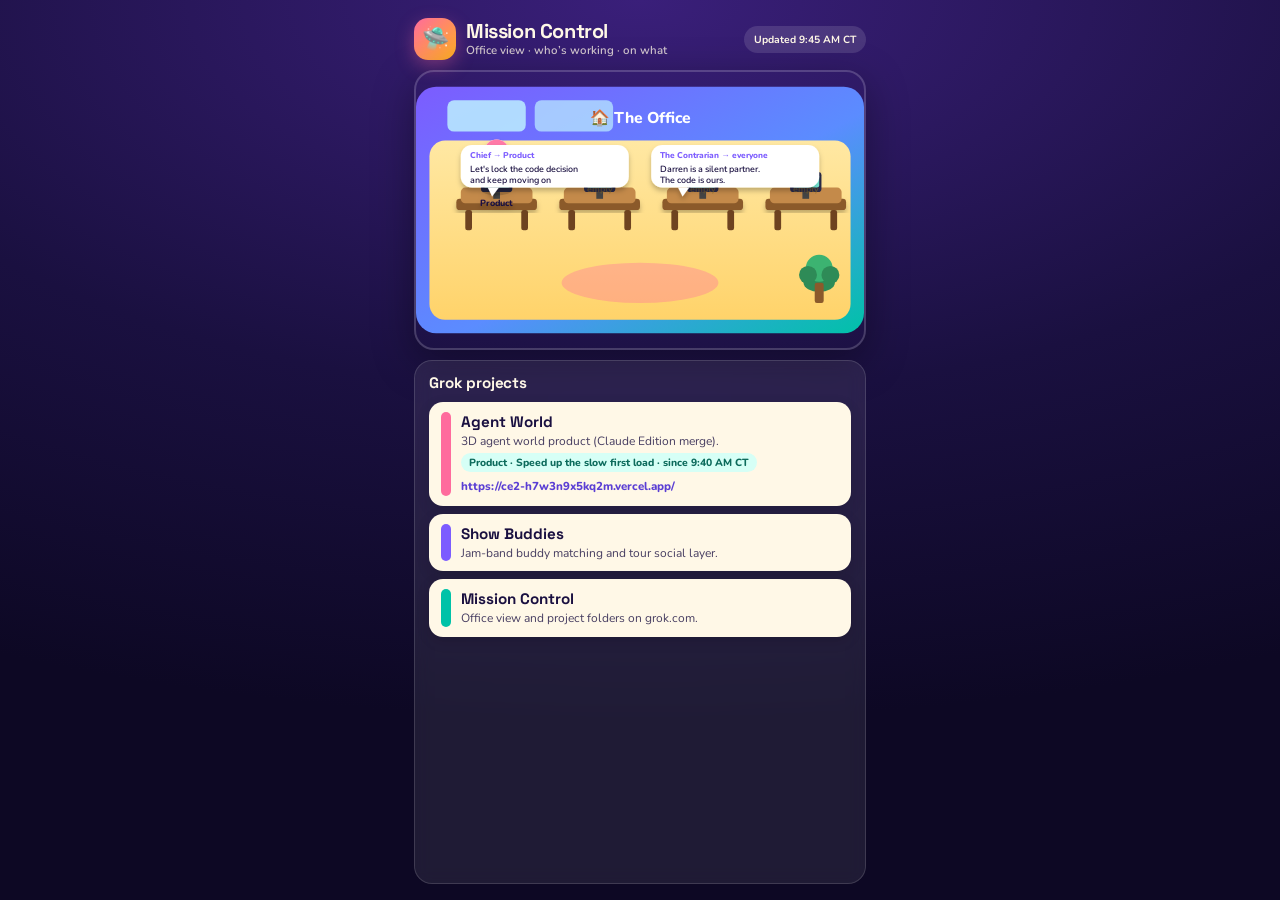
<file: index.html>
<!DOCTYPE html>
<html lang="en">
<head>
  <meta charset="UTF-8" />
  <meta name="viewport" content="width=device-width, initial-scale=1, viewport-fit=cover" />
  <title>Mission Control</title>
  <meta name="description" content="Daniel Freed's colorful office view — watch which bots are working and on what." />
  <link rel="preconnect" href="https://fonts.googleapis.com" />
  <link rel="preconnect" href="https://fonts.gstatic.com" crossorigin />
  <link href="https://fonts.googleapis.com/css2?family=Nunito:wght@600;700;800&family=Space+Grotesk:wght@500;600;700&display=swap" rel="stylesheet" />
  <link rel="stylesheet" href="styles.css" />
</head>
<body>
  <div class="app">
    <header class="topbar">
      <div class="logo-mark" aria-hidden="true">🛸</div>
      <div>
        <h1>Mission Control</h1>
        <p class="tagline">Office view · who’s working · on what</p>
      </div>
      <div class="pulse" id="updatedLabel">Loading…</div>
    </header>

    <section class="office-panel" aria-label="Office floor">
      <svg class="office-svg" viewBox="0 0 400 220" role="img" aria-label="Illustrated office with desks and robots">
        <defs>
          <linearGradient id="floorGrad" x1="0" y1="0" x2="0" y2="1">
            <stop offset="0%" stop-color="#FFE8A3"/>
            <stop offset="100%" stop-color="#FFD36A"/>
          </linearGradient>
          <linearGradient id="wallGrad" x1="0" y1="0" x2="1" y2="1">
            <stop offset="0%" stop-color="#7C5CFF"/>
            <stop offset="55%" stop-color="#5B8CFF"/>
            <stop offset="100%" stop-color="#00C2A8"/>
          </linearGradient>
          <filter id="softShadow" x="-20%" y="-20%" width="140%" height="140%">
            <feDropShadow dx="0" dy="3" stdDeviation="2.5" flood-opacity="0.25"/>
          </filter>
        </defs>

        <rect x="0" y="0" width="400" height="220" rx="18" fill="url(#wallGrad)"/>
        <rect x="12" y="48" width="376" height="160" rx="14" fill="url(#floorGrad)"/>
        <rect x="28" y="12" width="70" height="28" rx="6" fill="#B8E8FF" opacity="0.9"/>
        <rect x="106" y="12" width="70" height="28" rx="6" fill="#B8E8FF" opacity="0.75"/>
        <text x="200" y="32" text-anchor="middle" font-family="Nunito, sans-serif" font-size="14" font-weight="800" fill="#fff">🏠 The Office</text>
        <ellipse cx="360" cy="175" rx="14" ry="8" fill="#2E8B57"/>
        <rect x="356" y="175" width="8" height="18" rx="2" fill="#8B5A2B"/>
        <circle cx="360" cy="162" r="12" fill="#3CB371"/>
        <circle cx="350" cy="168" r="8" fill="#2E8B57"/>
        <circle cx="370" cy="168" r="8" fill="#2E8B57"/>
        <ellipse cx="200" cy="175" rx="70" ry="18" fill="#FF6B9D" opacity="0.35"/>

        <g id="desksGroup"></g>
        <g id="bubblesGroup"></g>
      </svg>
    </section>

    <section class="projects-panel" aria-label="Grok projects">
      <h2>Grok projects</h2>
      <div class="project-list" id="projectList"></div>
    </section>
  </div>
  <script src="app.js"></script>
</body>
</html>
</file>
<file: styles.css>
:root {
  --bg: #1a1040;
  --card: #26165a;
  --ink: #1a1040;
  --paper: #fff8e7;
  --accent: #ff6b9d;
  --teal: #00c2a8;
  --purple: #7c5cff;
  --gold: #ffb020;
  --safe-top: env(safe-area-inset-top, 0px);
  --safe-bottom: env(safe-area-inset-bottom, 0px);
}

* { box-sizing: border-box; margin: 0; padding: 0; }

html, body {
  height: 100%;
  background: radial-gradient(120% 80% at 50% 0%, #3a1f7a 0%, var(--bg) 55%, #0d0824 100%);
  color: var(--paper);
  font-family: "Nunito", system-ui, sans-serif;
  -webkit-font-smoothing: antialiased;
}

.app {
  max-width: 480px;
  margin: 0 auto;
  min-height: 100dvh;
  padding: calc(10px + var(--safe-top)) 14px calc(16px + var(--safe-bottom));
  display: flex;
  flex-direction: column;
  gap: 10px;
}

.topbar {
  display: flex;
  align-items: center;
  gap: 10px;
}

.logo-mark {
  width: 42px;
  height: 42px;
  border-radius: 14px;
  background: linear-gradient(135deg, var(--accent), var(--gold));
  display: grid;
  place-items: center;
  font-size: 22px;
  box-shadow: 0 6px 18px rgba(255, 107, 157, 0.35);
}

h1 {
  font-family: "Space Grotesk", sans-serif;
  font-size: 1.25rem;
  font-weight: 700;
  letter-spacing: -0.02em;
  line-height: 1.1;
}

.tagline {
  font-size: 0.72rem;
  opacity: 0.75;
  font-weight: 600;
}

.pulse {
  margin-left: auto;
  font-size: 0.65rem;
  font-weight: 700;
  padding: 6px 10px;
  border-radius: 999px;
  background: rgba(255,255,255,0.12);
  white-space: nowrap;
}

.office-panel {
  flex: 0 0 auto;
  height: min(46dvh, 280px);
  border-radius: 20px;
  overflow: hidden;
  box-shadow: 0 12px 40px rgba(0,0,0,0.35);
  border: 2px solid rgba(255,255,255,0.18);
}

.office-svg {
  width: 100%;
  height: 100%;
  display: block;
}

.projects-panel {
  flex: 1 1 auto;
  background: rgba(255,255,255,0.08);
  border: 1px solid rgba(255,255,255,0.14);
  border-radius: 18px;
  padding: 12px 14px 14px;
  backdrop-filter: blur(8px);
}

.projects-panel h2 {
  font-family: "Space Grotesk", sans-serif;
  font-size: 0.95rem;
  margin-bottom: 10px;
  letter-spacing: -0.01em;
}

.project-list {
  display: flex;
  flex-direction: column;
  gap: 8px;
}

.project-card {
  display: grid;
  grid-template-columns: 10px 1fr;
  gap: 10px;
  align-items: start;
  background: var(--paper);
  color: var(--ink);
  border-radius: 14px;
  padding: 10px 12px;
  box-shadow: 0 4px 14px rgba(0,0,0,0.12);
}

.project-card .stripe {
  width: 10px;
  border-radius: 8px;
  align-self: stretch;
  min-height: 36px;
}

.project-card h3 {
  font-family: "Space Grotesk", sans-serif;
  font-size: 0.95rem;
  font-weight: 700;
  margin-bottom: 2px;
}

.project-card p {
  font-size: 0.75rem;
  opacity: 0.8;
  line-height: 1.35;
}

.project-card a {
  display: inline-block;
  margin-top: 6px;
  font-size: 0.72rem;
  font-weight: 800;
  color: #5b3fd4;
  text-decoration: none;
  word-break: break-all;
}

.project-card a:hover { text-decoration: underline; }

.working-pill {
  display: inline-block;
  margin-top: 4px;
  font-size: 0.65rem;
  font-weight: 800;
  color: #0d6b5c;
  background: #d6fff6;
  padding: 2px 8px;
  border-radius: 999px;
}

@media (max-height: 700px) {
  .office-panel { height: min(42dvh, 240px); }
  h1 { font-size: 1.1rem; }
}

@media (min-width: 520px) {
  .app { padding-top: 18px; }
}
</file>
